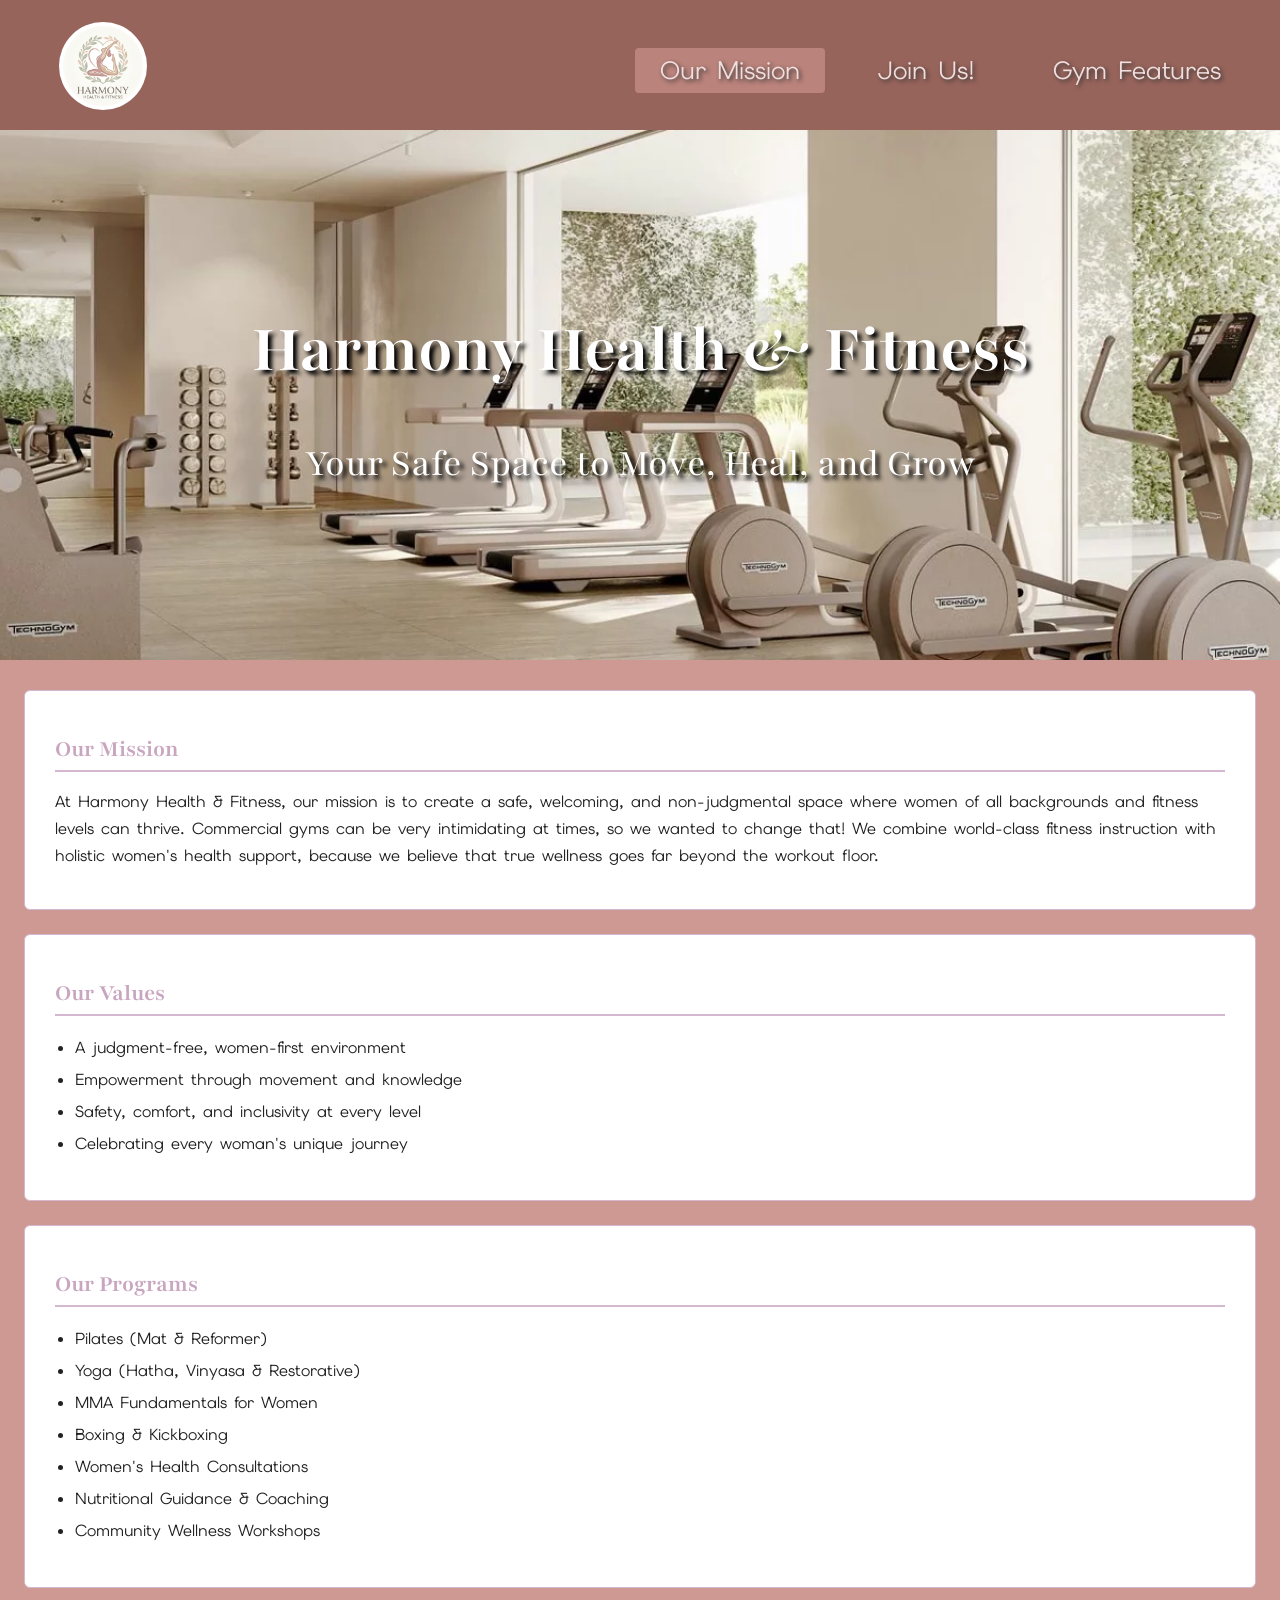
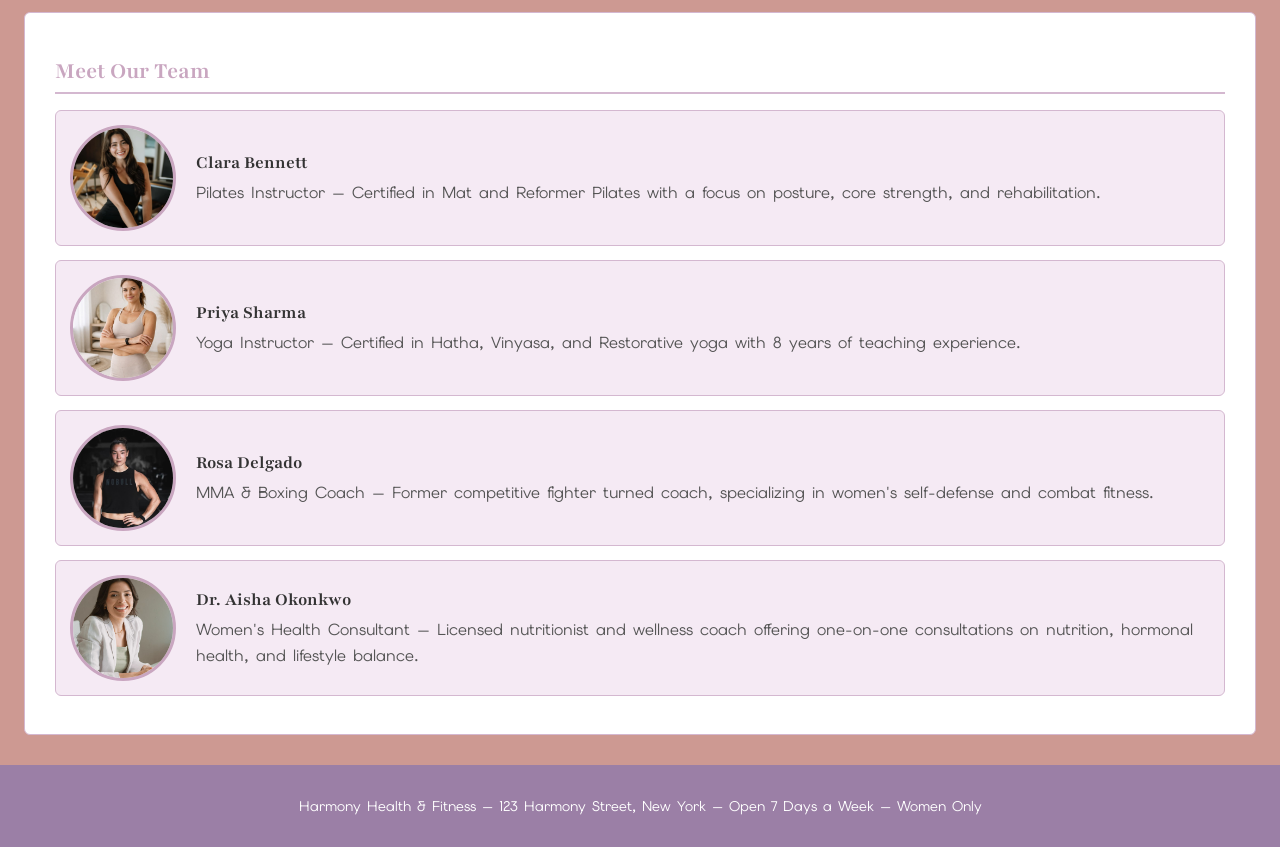
<file: index.html>
<!-- Our Mission Page Web Programming Final Project By Harmony Bato-->

<!DOCTYPE html>
<html lang="en">
<head>
    <meta charset="UTF-8">
    <title>Harmony Health &amp; Fitness</title>
    <link rel="preconnect" href="https://fonts.googleapis.com">
    <link rel="preconnect" href="https://fonts.gstatic.com" crossorigin>
    <link href="https://fonts.googleapis.com/css2?family=Elms+Sans:ital,wght@0,100..900;1,100..900&family=Playfair:ital,opsz,wght@0,5..1200,300..900;1,5..1200,300..900&display=swap" rel="stylesheet">
    <link rel="stylesheet" href="style.css">
    <link rel="icon" type="image/x-icon" href="imgs/harmonylogo.ico">
    <script src="script.js" defer></script>
</head>

<!-- Our Mission Page -->
<body id="page-home">

    <!-- Navigation Bar -->
    <nav>
        <a href="index.html"><img src="imgs/harmonylogo.jpg" alt="Harmony Health and Fitness Logo"></a>
        <div>
            <a href="index.html" class="active">Our Mission</a>
            <a href="membership.html">Join Us!</a>
            <a href="creativity.html">Gym Features</a>
        </div>
    </nav>

    <!-- Header Section -->
    <div id="header">
        <h1>Harmony Health &amp; Fitness</h1>
        <h3>Your Safe Space to Move, Heal, and Grow</h3>
    </div>

    <!-- Main Content -->
    <div id="main-content">

        <!-- Our Mission -->
        <div class="section-box">
            <h2>Our Mission</h2>
            <p>At Harmony Health &amp; Fitness, our mission is to create a safe, welcoming, and
            non-judgmental space where women of all backgrounds and fitness levels can thrive. Commercial gyms can be very intimidating at times, so we wanted to change that! We combine world-class fitness instruction with holistic women's
            health support, because we believe that true wellness goes far beyond the workout floor.</p>
        </div>

        <!-- Our Values -->
        <div class="section-box">
            <h2>Our Values</h2>
            <ul>
                <li>A judgment-free, women-first environment</li>
                <li>Empowerment through movement and knowledge</li>
                <li>Safety, comfort, and inclusivity at every level</li>
                <li>Celebrating every woman's unique journey</li>
            </ul>
        </div>

        <!-- Our Programs -->
        <div class="section-box">
            <h2>Our Programs</h2>
            <ul>
                <li>Pilates (Mat &amp; Reformer)</li>
                <li>Yoga (Hatha, Vinyasa &amp; Restorative)</li>
                <li>MMA Fundamentals for Women</li>
                <li>Boxing &amp; Kickboxing</li>
                <li>Women's Health Consultations</li>
                <li>Nutritional Guidance &amp; Coaching</li>
                <li>Community Wellness Workshops</li>
            </ul>
        </div>

        <!-- Our Staff -->
        <div class="section-box">
            <h2>Meet Our Team</h2>

            <div class="staff-card">
                <img src="imgs/clara.webp" alt="Pilates Instructor Clara Bennett">
                <div class="staff-info">
                    <h3>Clara Bennett</h3>
                    <p>Pilates Instructor — Certified in Mat and Reformer Pilates with a focus on posture, core strength, and rehabilitation.</p>
                </div>
            </div>

            <div class="staff-card">
                <img src="imgs/yoga.jpeg" alt="Yoga Instructor Priya Sharma">
                <div class="staff-info">
                    <h3>Priya Sharma</h3>
                    <p>Yoga Instructor — Certified in Hatha, Vinyasa, and Restorative yoga with 8 years of teaching experience.</p>
                </div>
            </div>

            <div class="staff-card">
                <img src="imgs/rosa.jpeg" alt="MMA and Boxing Coach Rosa Delgado">
                <div class="staff-info">
                    <h3>Rosa Delgado</h3>
                    <p>MMA &amp; Boxing Coach — Former competitive fighter turned coach, specializing in women's self-defense and combat fitness.</p>
                </div>
            </div>

            <div class="staff-card">
                <img src="imgs/doctor.jpeg" alt="Women's Health Consultant Dr. Aisha Okonkwo">
                <div class="staff-info">
                    <h3>Dr. Aisha Okonkwo</h3>
                    <p>Women's Health Consultant — Licensed nutritionist and wellness coach offering one-on-one consultations on nutrition, hormonal health, and lifestyle balance.</p>
                </div>
            </div>

        </div>

    </div>

    <!-- Footer -->
    <div id="footer">
        <p>Harmony Health &amp; Fitness &mdash; 123 Harmony Street, New York &mdash; Open 7 Days a Week &mdash; Women Only</p>
    </div>

</body>
</html>
</file>
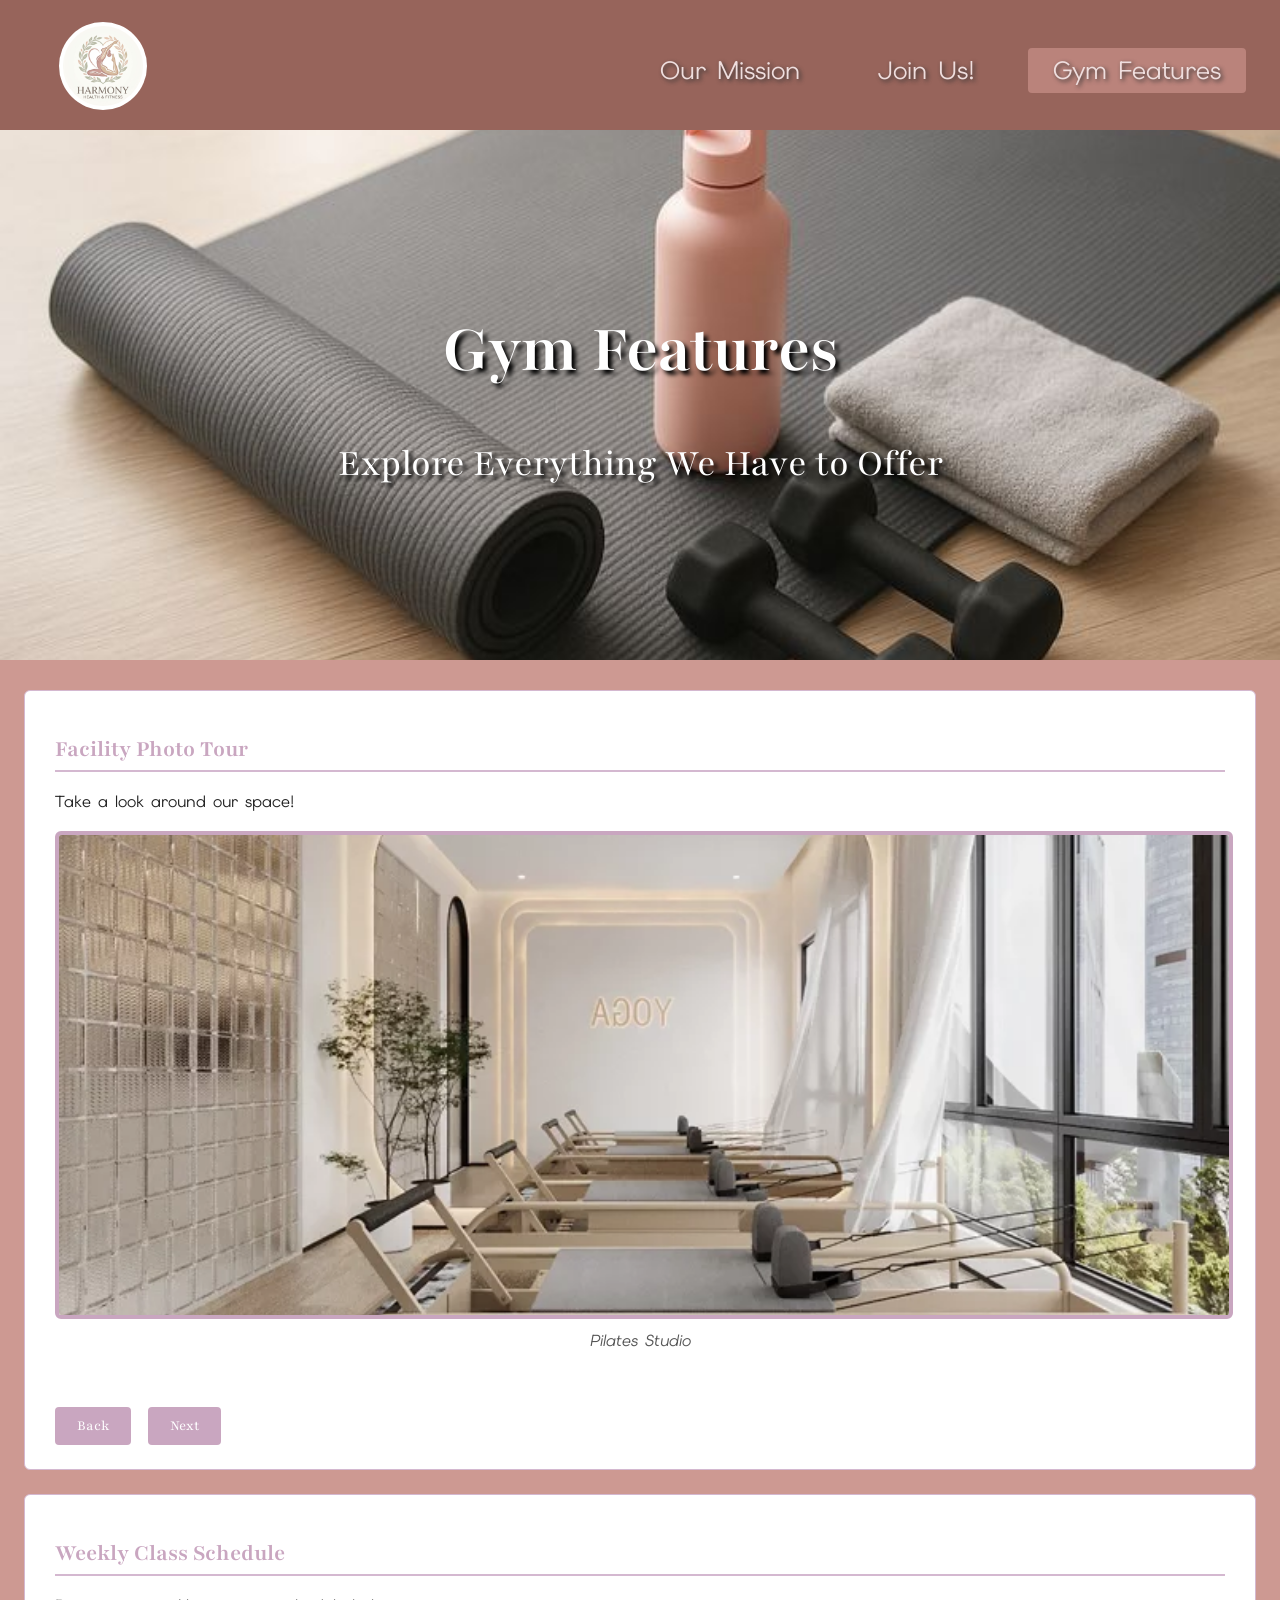
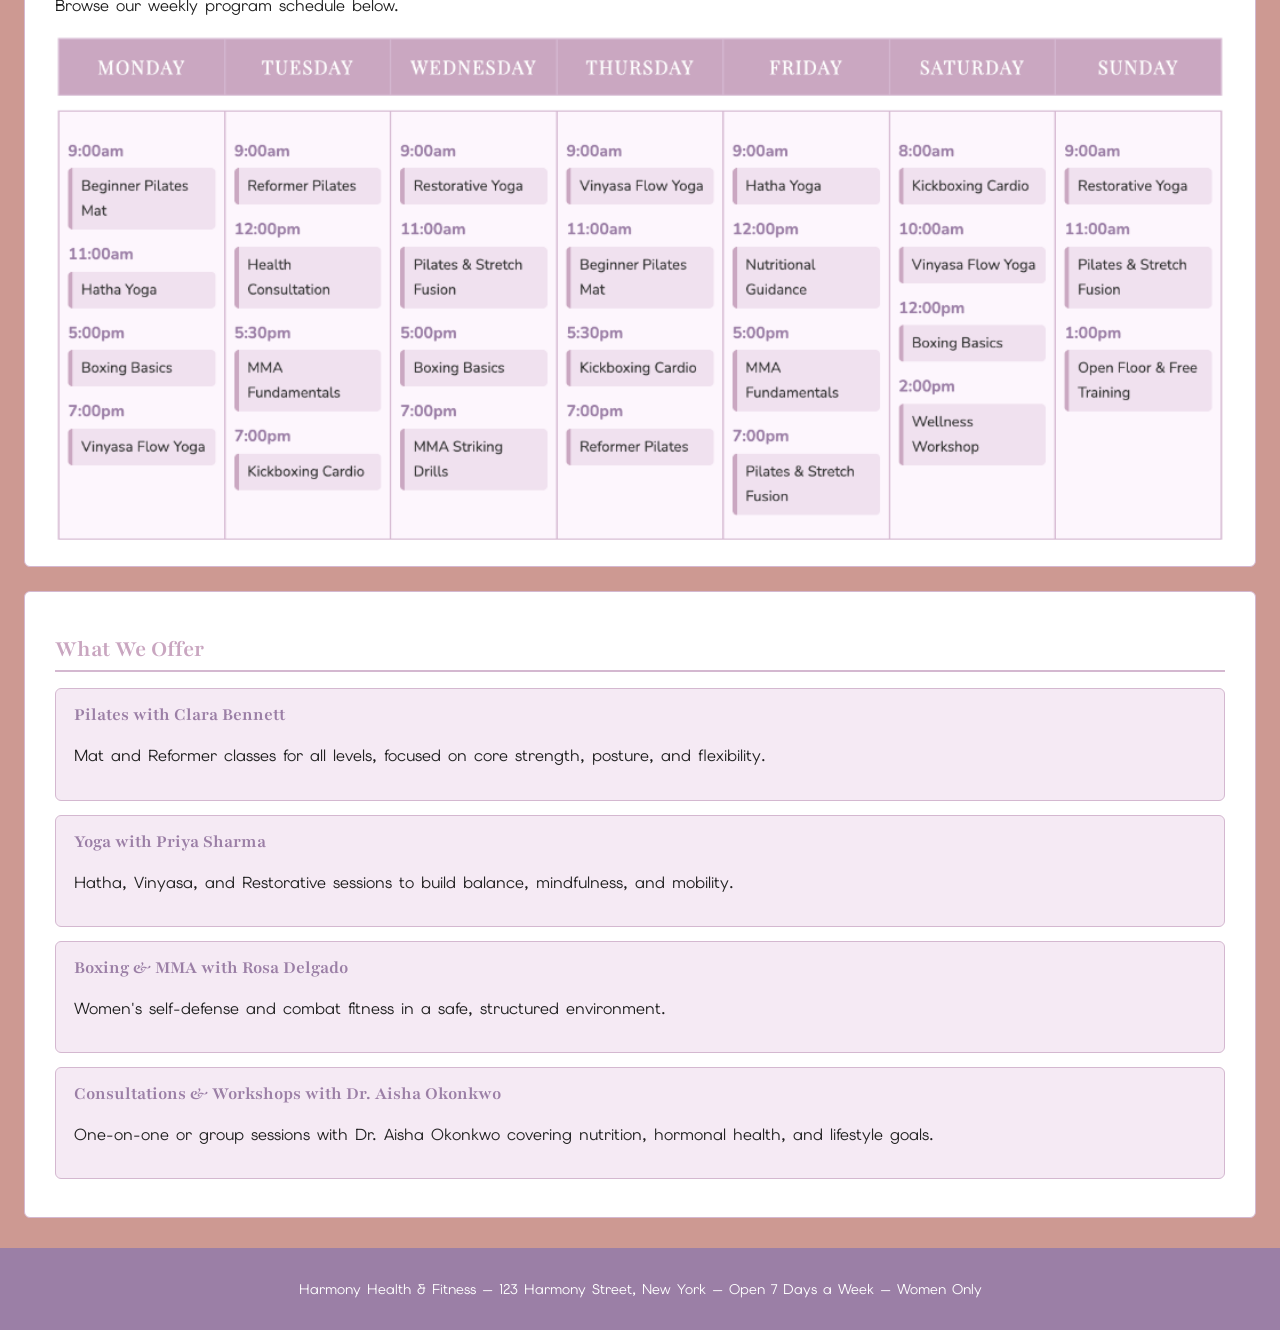
<file: creativity.html>
<!-- Gym Features Page Web Programming Final Project By Harmony Bato-->

<!DOCTYPE html>
<html lang="en">
<head>
    <meta charset="UTF-8">
    <title>Harmony Health &amp; Fitness</title>
    <link rel="preconnect" href="https://fonts.googleapis.com">
    <link rel="preconnect" href="https://fonts.gstatic.com" crossorigin>
    <link href="https://fonts.googleapis.com/css2?family=Elms+Sans:ital,wght@0,100..900;1,100..900&family=Playfair:ital,opsz,wght@0,5..1200,300..900;1,5..1200,300..900&display=swap" rel="stylesheet">
    <link rel="stylesheet" href="style.css">
    <link rel="icon" type="image/x-icon" href="imgs/harmonylogo.ico">
    <script src="script.js" defer></script>
</head>

<!-- Gym Features Page -->
<body id="page-features">

  <!-- Navigation Bar -->
  <nav>
    <a href="index.html"><img src="imgs/harmonylogo.jpg" alt="Harmony Health and Fitness Logo"></a>
    <div>
      <a href="index.html">Our Mission</a>
      <a href="membership.html">Join Us!</a>
      <a href="creativity.html" class="active">Gym Features</a>
    </div>
  </nav>

  <!-- Header Section -->
  <div id="header">
    <h1>Gym Features</h1>
    <h3>Explore Everything We Have to Offer</h3>
  </div>

  <!-- Main Content -->
  <div id="main-content">

    <!-- Image Carousel -->
    <div class="section-box">
      <h2>Facility Photo Tour</h2>
      <p>Take a look around our space!</p>

      <div id="slideshow-box">
        <img id="slideshow-img" src="imgs/widepilates.webp" alt="Facility Photo">
        <p id="slideshow-caption">Pilates Studio</p>
      </div>
      <br>
      <input class="btn" type="button" value="Back" onclick="doBack()">
      <input class="btn" type="button" value="Next" onclick="doNext()">
    </div>

    <!-- Class Schedule -->
    <div class="section-box">
      <h2>Weekly Class Schedule</h2>
      <p>Browse our weekly program schedule below.</p>
      <img class="calendar-wide" src="imgs/calenderwide.png" alt="Weekly Class Schedule">
      <img class="calendar-small" src="imgs/calendersmall.png" alt="Weekly Class Schedule">
    </div>

    <!-- What We Offer -->
    <div class="section-box">
      <h2>What We Offer</h2>

      <div class="program-card">
        <div class="program-header">
          <h3>Pilates with Clara Bennett</h3>
        </div>
        <p>Mat and Reformer classes for all levels, focused on core strength, posture, and flexibility.</p>
      </div>

      <div class="program-card">
        <div class="program-header">
          <h3>Yoga with Priya Sharma</h3>
        </div>
        <p>Hatha, Vinyasa, and Restorative sessions to build balance, mindfulness, and mobility.</p>
      </div>

      <div class="program-card">
        <div class="program-header">
          <h3>Boxing &amp; MMA with Rosa Delgado</h3>
        </div>
        <p>Women's self-defense and combat fitness in a safe, structured environment.</p>
      </div>

      <div class="program-card">
        <div class="program-header">
          <h3>Consultations &amp; Workshops with Dr. Aisha Okonkwo</h3>
        </div>
        <p>One-on-one or group sessions with Dr. Aisha Okonkwo covering nutrition, hormonal health, and lifestyle goals.</p>
      </div>
    </div>

  </div>

  <!-- Footer -->
  <div id="footer">
    <p>Harmony Health &amp; Fitness &mdash; 123 Harmony Street, New York &mdash; Open 7 Days a Week &mdash; Women Only</p>
  </div>

</body>
</html>
</file>
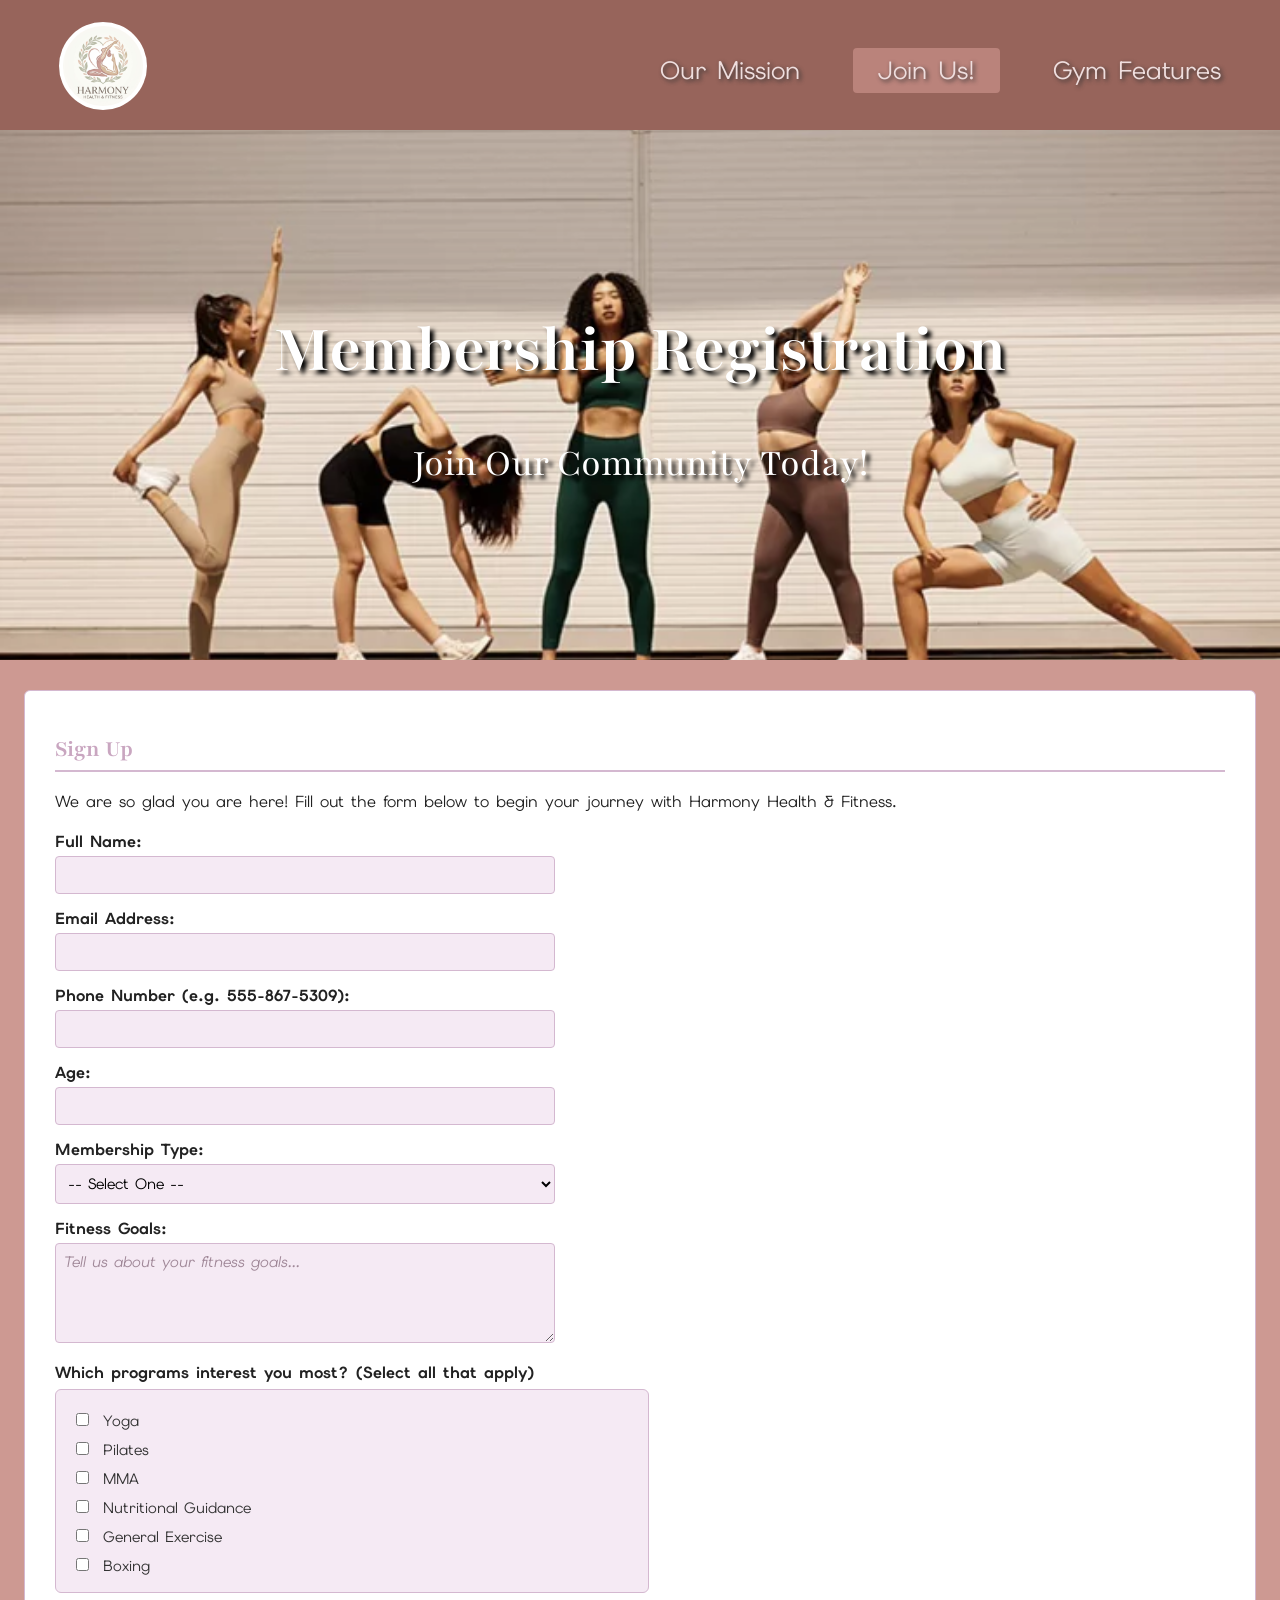
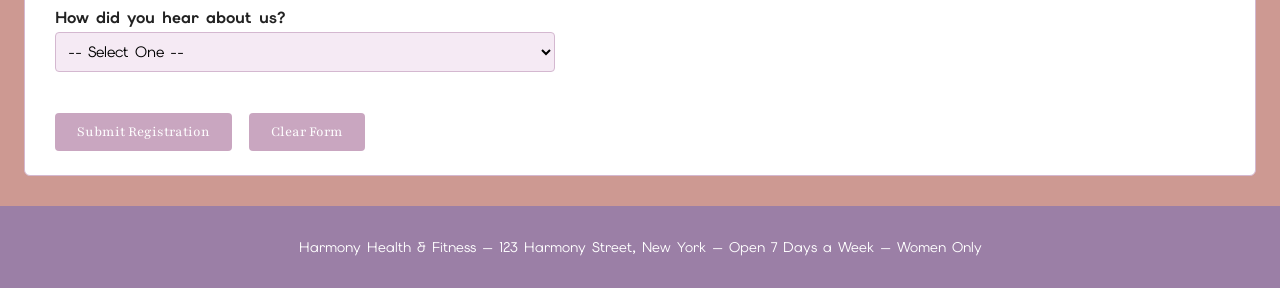
<file: membership.html>
<!-- Membership Registration Page Web Programming Final Project By Harmony Bato-->

<!DOCTYPE html>
<html lang="en">
<head>
    <meta charset="UTF-8">
    <title>Harmony Health &amp; Fitness</title>
        <link rel="preconnect" href="https://fonts.googleapis.com">
        <link rel="preconnect" href="https://fonts.gstatic.com" crossorigin>
        <link href="https://fonts.googleapis.com/css2?family=Elms+Sans:ital,wght@0,100..900;1,100..900&family=Playfair:ital,opsz,wght@0,5..1200,300..900;1,5..1200,300..900&display=swap" rel="stylesheet">
        <link rel="stylesheet" href="style.css">
    <link rel="icon" type="image/x-icon" href="imgs/harmonylogo.ico">
    <script src="script.js" defer></script>
</head>

<!-- Membership Registration Page -->
<body id="page-membership">

  <!-- Navigation Bar -->
  <nav>
    <a href="index.html"><img src="imgs/harmonylogo.jpg" alt="Harmony Health and Fitness Logo"></a>
    <div>
      <a href="index.html">Our Mission</a>
      <a href="membership.html" class="active">Join Us!</a>
      <a href="creativity.html">Gym Features</a>
    </div>
  </nav>

  <!-- Header Section -->
  <div id="header">
    <h1>Membership Registration</h1>
    <h3>Join Our Community Today!</h3>
  </div>

  <!-- Main Content -->
  <div id="main-content">

    <!-- Membership Information Form -->
    <div class="section-box">
      <h2>Sign Up</h2>
      <p>We are so glad you are here! Fill out the form below to begin your journey with Harmony Health &amp; Fitness.</p>

      <form name="RegisterForm">

      <!-- Name Input Field -->
      <label>Full Name:</label>
      <input name="fullName" type="text" size="40">
      <div id="fullNameError" class="error-msg"></div>

      <!-- Email Input Field -->
      <label>Email Address:</label>
      <input name="email" type="text" size="40">
      <div id="emailError" class="error-msg"></div>

      <!-- Phone Number Input Field -->
      <label>Phone Number (e.g. 555-867-5309):</label>
      <input name="phone" type="text" size="40">
      <div id="phoneError" class="error-msg"></div>

      <!-- Age Input Field -->
      <label>Age:</label>
      <input name="age" type="number" min="18" max="99">
      <div id="ageError" class="error-msg"></div>

      <!-- Membership Type Dropdown -->
      <label>Membership Type:</label>
      <select name="membershipType">
        <option value="">-- Select One --</option>
        <option value="basic">Basic — Classes &amp; Open Floor Access</option>
        <option value="standard">Standard — Classes, Open Floor &amp; 1 Monthly Consultation</option>
        <option value="premium">Premium — Unlimited Classes, Open Floor &amp; Unlimited Consultations</option>
      </select>

      <!-- Membership Error Message -->
      <div id="membershipError" class="error-msg"></div>

      <!-- Fitness Goals Textarea -->
      <label>Fitness Goals:</label>
      <textarea name="fitnessGoals" rows="4" cols="40" placeholder="Tell us about your fitness goals..."></textarea>
      
      <!-- Fitness Goals Error Message -->
      <div id="fitnessGoalsError" class="error-msg"></div>

      <!-- Programs Checkbox Group -->
      <label>Which programs interest you most? (Select all that apply)</label>
        <div class="checkbox-group">
          <label class="checkbox-label">
            <input type="checkbox" name="programs" value="yoga"> Yoga
          </label>
          <label class="checkbox-label">
            <input type="checkbox" name="programs" value="pilates"> Pilates
          </label>
          <label class="checkbox-label">
            <input type="checkbox" name="programs" value="mma"> MMA
          </label>
          <label class="checkbox-label">
            <input type="checkbox" name="programs" value="nutritional-guidance"> Nutritional Guidance
          </label>
          <label class="checkbox-label">
            <input type="checkbox" name="programs" value="general-exercise"> General Exercise
          </label>
          <label class="checkbox-label">
            <input type="checkbox" name="programs" value="boxing"> Boxing
          </label>
        </div>

        <!-- Programs Error Message -->
        <div id="programsError" class="error-msg"></div>

        <!-- Referral Source Dropdown -->
        <label>How did you hear about us?</label>
        <select name="referral">
          <option value="">-- Select One --</option>
          <option value="friend-family">Friend / Family</option>
          <option value="google">Google</option>
          <option value="social-media">Social Media</option>
          <option value="other">Other</option>
        </select>

        <!-- Referral Source Error Message -->
        <div id="referralError" class="error-msg"></div>

        <br>

        <!-- Submit and Clear Buttons -->
        <input type="button" value="Submit Registration" onclick="doSubmit()">
        <input type="button" value="Clear Form" onclick="doClear()">

      </form>

    </div>

  </div>

  <div id="footer">
    <p>Harmony Health &amp; Fitness &mdash; 123 Harmony Street, New York &mdash; Open 7 Days a Week &mdash; Women Only</p>
  </div>

</body>
</html>
</file>
<file: style.css>
/* style.css Web Programming Final Project By Harmony Bato */

/* General Body Styles */
body {
  font-family: "Elms Sans", sans-serif;
  background-color: #cd9992;
  color: #222222;
  margin: 0;
  padding: 0;
}

/* Styles for Navigation */

nav {
  background-color: #97645b;
  padding: 14px 20px;
  display: flex;
  align-items: center;
  justify-content: space-between;
  width: 100%;
  box-sizing: border-box;
}

nav div {
  display: flex;
  gap: 8px;
  align-items: center;
}

nav img {
  height: 80px;
  width: 80px;
  object-fit: contain;
  border-radius: 50%;
  background-color: #ffffff;
  padding: 4px;
}

nav a {
  font-family: "Elms Sans", serif;
  color: #efdede;
  text-decoration: none;
  font-size: 18px;
  text-shadow: 2px 2px 4px #333333;
  padding: 8px 8px;
  border-radius: 4px;
  text-align: center;
}

nav a.active {
  background-color: #ba837b;
}

/* Styles for Header */

#header {
  background-position: center;
  background-size: cover;
  color: #ffffff;
  text-align: center;
  text-shadow: 4px 4px 4px black;
  padding: 40px 20px;
}

/* Header images for each page */
#page-home       #header { background-image: url(imgs/indexhero.webp); }
#page-membership #header { background-image: url(imgs/memberhero.webp); }
#page-features   #header { background-image: url(imgs/featurehero2.jpeg); }

#header h1 {
  font-family: "Playfair", serif;
  font-size: 40px;
  font-weight: bold;
  margin-bottom: 8px;
}

#header h3 {
  font-family: "Playfair", serif;
  font-size: 20px;
  font-weight: normal;
}

/* Styles for Main Content */

#main-content {
  max-width: 860px;
  margin: 30px auto;
  padding: 0 20px;
}

/* Styles for Section Boxes */

.section-box {
  background-color: #ffffff;
  border: 1px solid #d4b8d0;
  border-radius: 6px;
  padding: 24px 30px;
  margin-bottom: 24px;
}

.section-box h2 {
  font-family: "Playfair", serif;
  color: #c9a6c0;
  border-bottom: 2px solid #d4b8d0;
  padding-bottom: 6px;
  margin-bottom: 16px;
}

.section-box p {
  font-family: "Elms Sans", sans-serif;
  line-height: 1.7;
}

.section-box ul {
  font-family: "Elms Sans", sans-serif;
  line-height: 2;
  padding-left: 20px;
}

/* Styling for Staff Members */

.staff-card {
  display: flex;
  align-items: center;
  background-color: #f5eaf4;
  border: 1px solid #d4b8d0;
  border-radius: 6px;
  padding: 14px;
  margin-bottom: 14px;
}

.staff-card img {
  width: 100px;
  height: 100px;
  min-width: 100px;
  object-fit: cover;
  border-radius: 50%;
  margin-right: 20px;
  border: 3px solid #c9a6c0;
}

.staff-info h3 {
  font-family: "Playfair", serif;
  margin: 0 0 6px 0;
  color: #333333;
}

.staff-info p {
  font-family: "Elms Sans", sans-serif;
  margin: 0;
  color: #555555;
  line-height: 1.6;
}

/* Styles for Programs */

.program-card {
  background-color: #f5eaf4;
  border: 1px solid #d4b8d0;
  border-radius: 6px;
  padding: 14px 18px;
  margin-bottom: 14px;
}

.program-header h3 {
  font-family: "Playfair", serif;
  color: #9b7fa6;
  margin: 0 0 8px 0;
}

/* Styles for Registration Form */

form label {
  font-family: "Elms Sans", sans-serif;
  font-weight: bold;
  display: block;
  margin-top: 14px;
  margin-bottom: 4px;
}

form input[type="text"],
form input[type="number"],
form select,
form textarea {
  font-family: "Elms Sans", sans-serif;
  padding: 8px;
  border: 1px solid #d4b8d0;
  border-radius: 4px;
  font-size: 15px;
  width: 100%;
  max-width: 400px;
  box-sizing: border-box;
  background-color: #f5eaf4;
}

form textarea {
  resize: vertical;
  min-height: 100px;
}

form textarea::placeholder {
  color: #a08898;
  font-style: italic;
}

form input[type="button"] {
  font-family: "Playfair", serif;
  background-color: #c9a6c0;
  color: #ffffff;
  border: none;
  padding: 10px 22px;
  font-size: 15px;
  border-radius: 4px;
  cursor: pointer;
  margin-right: 10px;
  margin-top: 16px;
}

form input[type="button"]:hover {
  background-color: #9b7fa6;
}

/* Styles for Checkbox */

.checkbox-group {
  background-color: #f5eaf4;
  border: 1px solid #d4b8d0;
  border-radius: 6px;
  padding: 12px 16px;
  margin-top: 6px;
  max-width: 460px;
}

.checkbox-label {
  font-family: "Elms Sans", sans-serif;
  font-weight: normal !important;
  font-size: 15px;
  color: #333333;
  display: block !important;
  margin-top: 8px !important;
  margin-bottom: 4px !important;
  cursor: pointer;
}

.checkbox-label input[type="checkbox"] {
  margin-right: 8px;
  accent-color: #9b7fa6;
}

/* Styles for Buttons */

.btn {
  font-family: "Playfair", serif;
  background-color: #c9a6c0;
  color: #ffffff;
  border: none;
  padding: 10px 22px;
  font-size: 15px;
  border-radius: 4px;
  cursor: pointer;
  margin-right: 10px;
  margin-top: 16px;
}

.btn:hover {
  background-color: #9b7fa6;
}

/* Styling For Error Message */

.error-msg {
  font-family: "Elms Sans", sans-serif;
  color: #cc0000;
  font-size: 13px;
  margin-top: 2px;
  margin-bottom: 4px;
}

/* Styles For Calendar Images*/

.calendar-wide {
  display: block;
  width: 100%;
  border-radius: 6px;
  margin-top: 10px;
}

.calendar-small {
  display: none;
  width: 100%;
  border-radius: 6px;
  margin-top: 10px;
}

/* Styles For Slideshow*/

#slideshow-box {
  text-align: center;
  margin-top: 10px;
}

#slideshow-box img {
  border: 4px solid #c9a6c0;
  border-radius: 6px;
  width: 100%;
  height: 420px;
  object-fit: cover;
  display: block;
}

#slideshow-caption {
  font-family: "Elms Sans", sans-serif;
  font-size: 16px;
  color: #555555;
  margin-top: 8px;
  font-style: italic;
}

/* Styles For Footer */

#footer {
  font-family: "Elms Sans", sans-serif;
  background-color: #9b7fa6;
  color: #ffffff;
  text-align: center;
  padding: 18px;
  margin-top: 30px;
  font-size: 14px;
}

/* Media Query For Laptop/Tablet */

@media (max-width: 1024px) {

  nav {
    padding: 10px 20px;
  }

  nav a {
    font-size: 20px;
    margin: 0 25px;
  }

  nav img {
    height: 60px;
    width: 60px;

  }

  #header {
    min-height: 500px;
    background-size: cover;
    background-position: center;
    display: flex;
    flex-direction: column;
    justify-content: center;
  }

  #header h1 {
    font-size: 60px;
  }

  #header h3 {
    font-size: 30px;
  }

  #main-content {
    max-width: 960px;
    margin: 20px auto;
    padding: 0 16px;
  }

  .section-box {
    padding: 18px 20px;
  }

  .staff-card img {
    width: 80px;
    height: 80px;
    min-width: 80px;
  }

  /* Calendar */
  .calendar-wide {
    display: none;
  }

  .calendar-small {
    display: block;
  }

  form input[type="text"],
  form input[type="number"],
  form select,
  form textarea {
    max-width: 100%;
  }

  .checkbox-group {
    max-width: 100%;
  }

  #slideshow-box img {
    height: 320px;
  }
}

/* Media Query For Large Desktop */

@media (min-width: 1025px) and (max-width: 1440px) {

  nav {
    padding: 16px 24px;
  }

  nav a {
    font-size: 25px;
    padding: 6px 25px;
    margin: 0 10px -10px;
  }

  nav img {
    height: 80px;
    width: 80px;
  }

  #header {
    min-height: 450px;
    background-size: cover;
    background-position: center;
    display: flex;
    flex-direction: column;
    justify-content: center;
  }

  #header h1 {
    font-size: 70px;
  }

  #header h3 {
    font-size: 40px;
  }

  #main-content {
    max-width: 1280px;
    margin: 30px auto;
    padding: 0 24px;
  }

  .section-box {
    padding: 24px 30px;
  }

  /* Style For Calendar Images*/
  .calendar-wide {
    display: block;
  }

  .calendar-small {
    display: none;
  }

  form input[type="text"],
  form input[type="number"],
  form select,
  form textarea {
    max-width: 500px;
  }

  .checkbox-group {
    max-width: 560px;
  }

  #slideshow-box img {
    height: 480px;
  }
}
</file>
